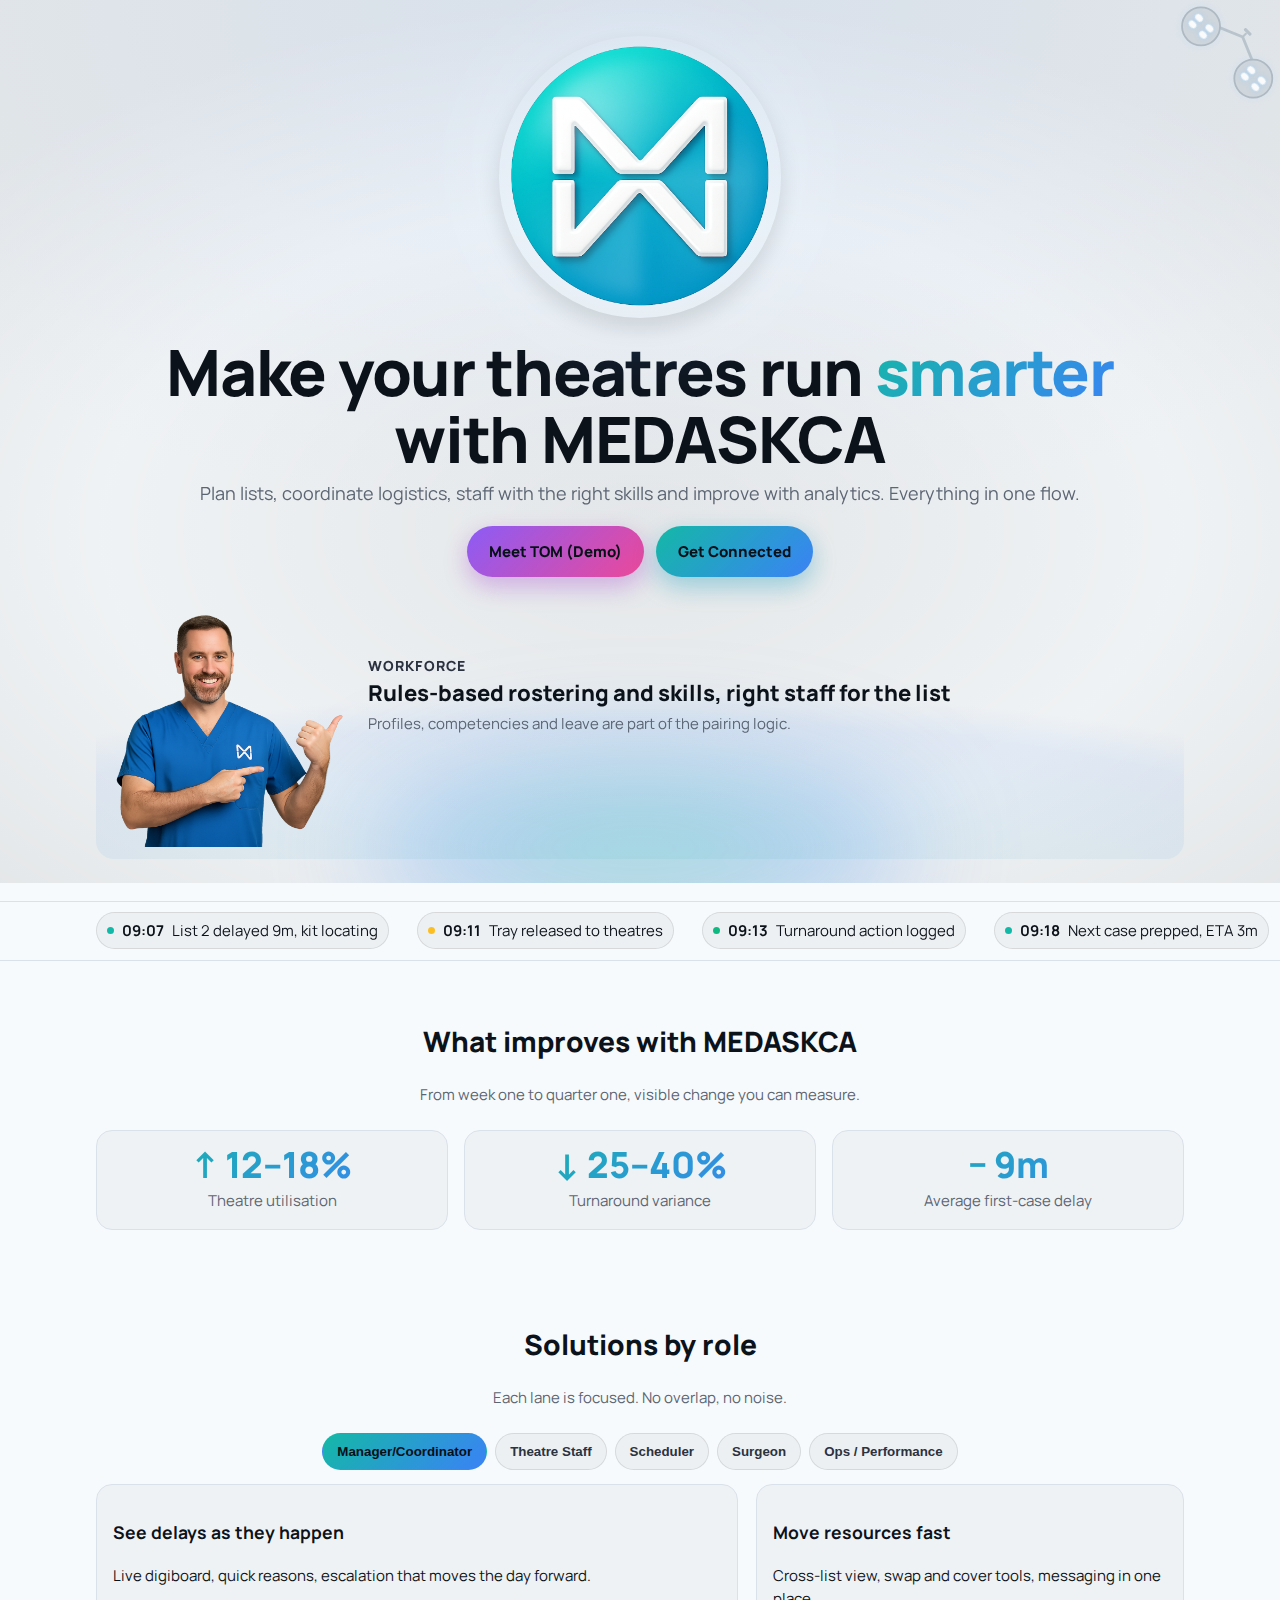
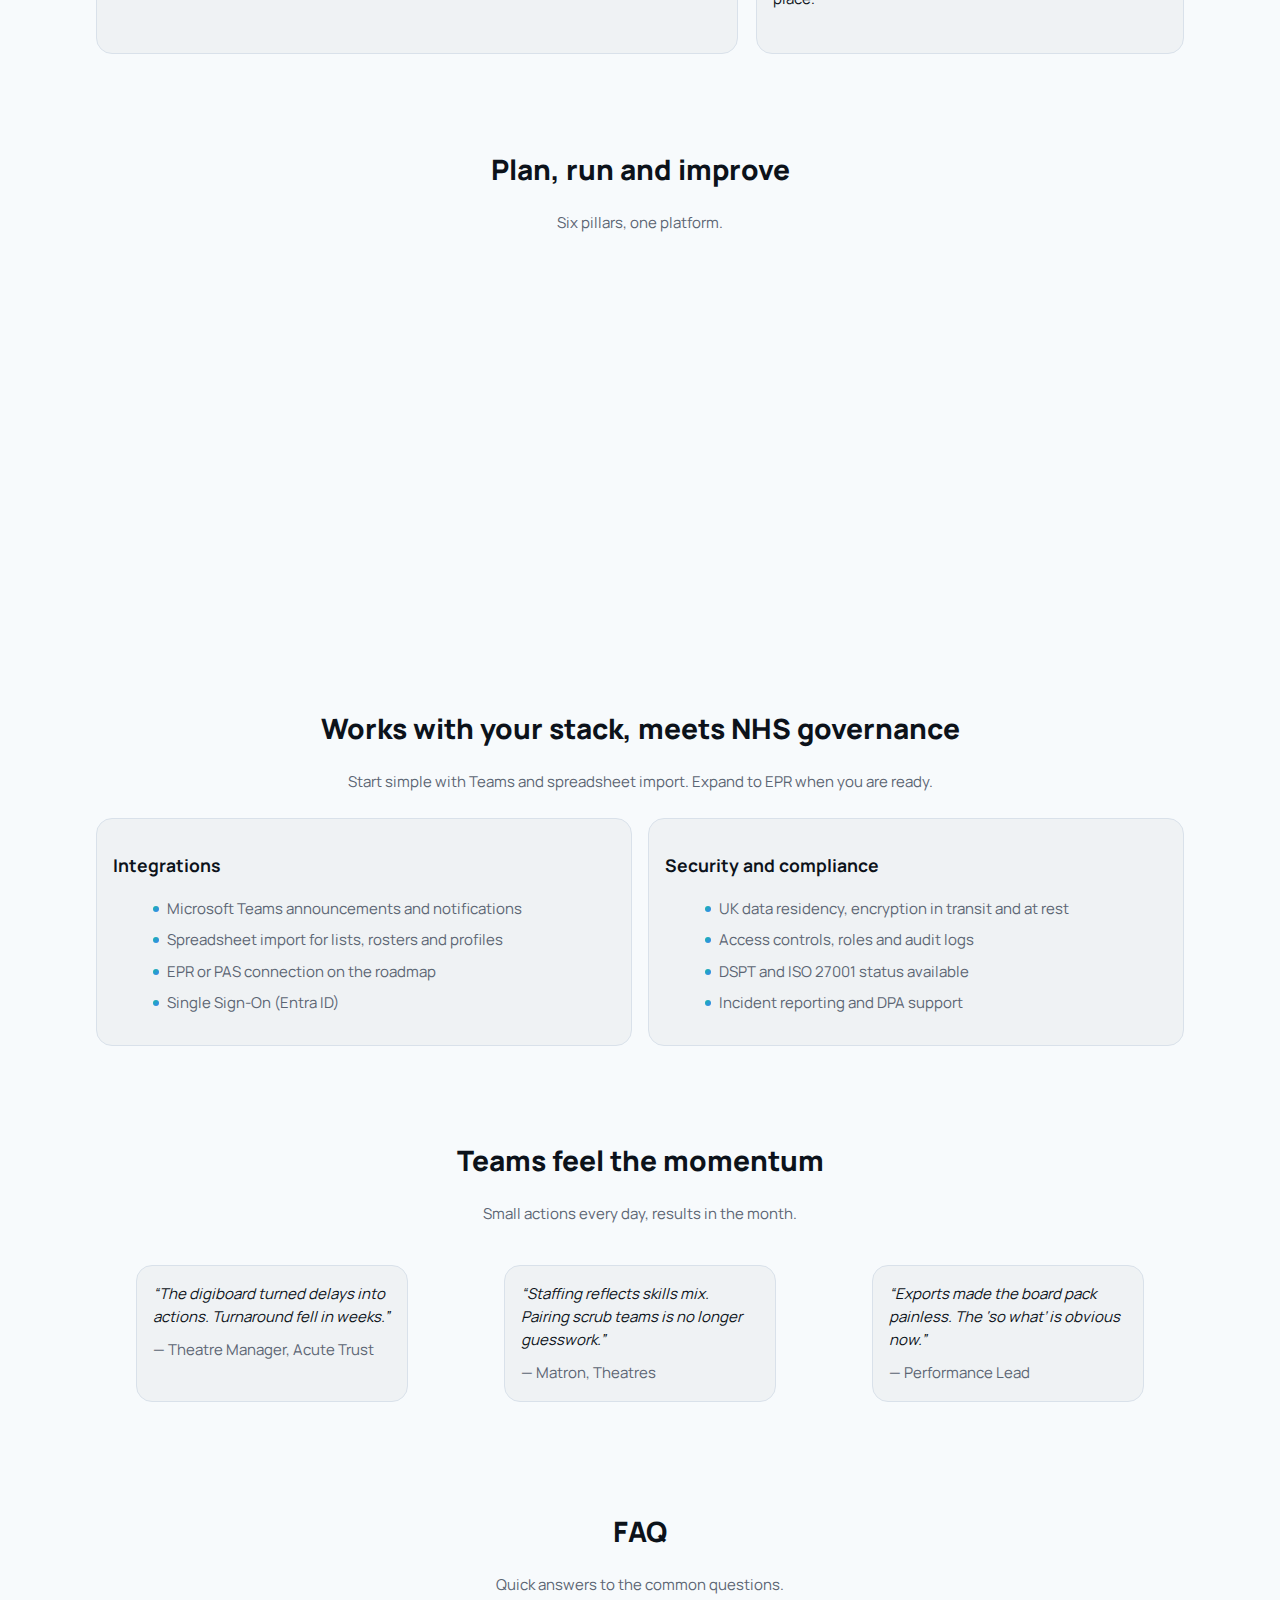
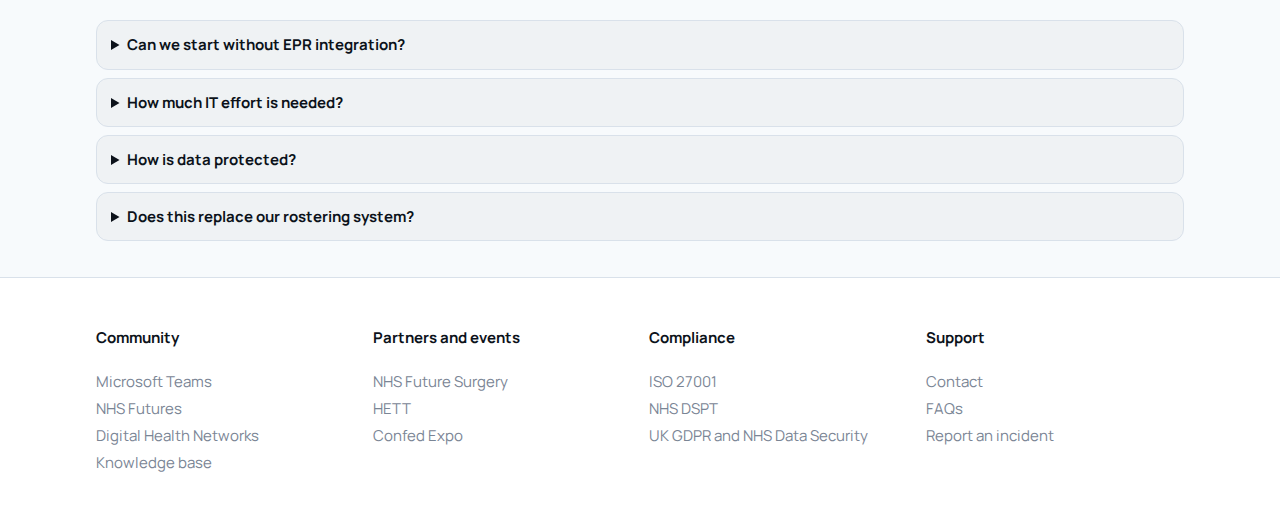
<file: index.html>
<!DOCTYPE html>
<html lang="en" data-theme="dark">
<head>
  <meta charset="utf-8" />
  <meta name="viewport" content="width=device-width, initial-scale=1, maximum-scale=1, user-scalable=no, viewport-fit=cover" />
  <meta name="color-scheme" content="light dark" />
  <title>MEDASKCA – Theatre Ops, Reimagined</title>

  <!-- Manrope font -->
  <link href="https://fonts.googleapis.com/css2?family=Manrope:wght@400;600;700;800&display=swap" rel="stylesheet">

  <style>
    :root{
      --bg:#0b0d10;
      --surface:#0e1116;
      --text:#eaf0f6;
      --muted:#b9c4d2;
      --muted-strong:#d7dee9;
      --line:#1e2430;
      --teal:#14b8a6;
      --blue:#3b82f6;
      --amber:#fbbf24;
      --green:#10b981;
      --card:rgba(255,255,255,.02);
      --shadow:0 14px 30px rgba(0,0,0,.45);
      --pill-bg:rgba(255,255,255,.06);
      --pill-border:rgba(255,255,255,.12);
      --gutter: 16px;
      --gutter-left: max(var(--gutter), env(safe-area-inset-left));
      --gutter-right:max(var(--gutter), env(safe-area-inset-right));
    }
    [data-theme="light"]{
      --bg:#f7fafc;
      --surface:#ffffff;
      --text:#0c121a;
      --muted:#5b6573;
      --muted-strong:#2b3240;
      --line:#d9e1ea;
      --card:rgba(0,0,0,.03);
      --shadow:0 10px 22px rgba(0,0,0,.12);
      --pill-bg:rgba(0,0,0,.04);
      --pill-border:rgba(0,0,0,.10);
    }

    *{ box-sizing:border-box }
    html, body{ height:100% }
    body{
      margin:0;
      background:var(--bg);
      color:var(--text);
      font:15px/1.55 'Manrope', system-ui, Segoe UI, Roboto, Arial, sans-serif;
      -webkit-text-size-adjust:100%;
      touch-action:manipulation;
      overscroll-behavior-y:none;
    }
    a{ color:inherit; text-decoration:none }
    img{ max-width:100%; height:auto; display:block }

    .wrap{
      max-width:1120px;
      margin-left:auto; margin-right:auto;
      padding-left: var(--gutter-left);
      padding-right: var(--gutter-right);
    }

    /* Surgical lights / theme toggle — pinned in same corner on all screens */
.theme-toggle{
  position: fixed;
  top: calc(55px + env(safe-area-inset-top));   /* keeps away from notches */
  right: calc(-45px + env(safe-area-inset-right)); /* negative = tuck further off edge */
  z-index: 60;
  width: 176px;
  height: 128px;
  display: grid;
  place-items: center;
  cursor: pointer;
  background: transparent;
  border: none;
  padding: 0;
}
.theme-toggle:focus-visible{ outline:2px solid var(--blue); outline-offset:4px; border-radius:16px }

/* Clockwise rotation + better pivot near top-right */
.theme-toggle svg{
  width: 100%;
  height: 100%;
  display: block;
  transform: rotate(45deg);
  transform-origin: 88% 12%;
}

/* Force same positioning on mobile (override earlier media rules) */
@media (max-width: 720px){
  .theme-toggle{
    top: calc(35px + env(safe-area-inset-top)) !important;
    right: calc(0px + env(safe-area-inset-right)) !important;
    width: 160px;
    height: 116px;
  }
}
@media (max-width: 480px){
  .theme-toggle{
    top: calc(40px + env(safe-area-inset-top)) !important;
    right: calc(-35px + env(safe-area-inset-right)) !important; /* tuck a bit more on tiny phones */
    width: 132px;
    height: 96px;
  }
}
/* OFF look (dark mode) — make the dots grey */
.theme-toggle .or-lens{
  fill: #9aa7b3 !important;   /* soft grey instead of black */
  filter: none !important;    /* no halo when off */
  opacity: .9;
}

/* ON look (light mode) — keep them bright with a halo */
[data-theme="light"] .theme-toggle .or-lens{
  fill: #ffffff !important;
  filter:
    drop-shadow(0 0 7px rgba(190,230,255,.85))
    drop-shadow(0 0 14px rgba(140,200,255,.55)) !important;
}
[data-theme="light"] .theme-toggle .or-glow{ opacity: .55 !important; }


    .hero{
      position:relative; min-height:620px; display:grid; place-items:center; text-align:center; isolation:isolate; overflow:hidden;
      background: radial-gradient(120% 100% at 50% 0%, #0c1219 0%, var(--bg) 60%, var(--bg) 100%);
      padding: 36px 0 24px;
    }
    [data-theme="light"] .hero{
      background: radial-gradient(120% 100% at 50% 0%, #eaf3ff 0%, var(--bg) 60%, var(--bg) 100%);
    }
    .hero__overlay{ position:absolute; inset:0; z-index:-1;
      background:radial-gradient(70% 60% at 50% 60%, rgba(0,0,0,.45) 0%, rgba(0,0,0,.12) 60%, rgba(0,0,0,.55) 100%);
    }
    [data-theme="light"] .hero__overlay{
      background:radial-gradient(70% 60% at 50% 60%, rgba(0,0,0,.08) 0%, rgba(0,0,0,.03) 60%, rgba(0,0,0,.08) 100%);
    }

    .logo-sphere{ position:relative; display:inline-grid; place-items:center; width:clamp(180px, 22vw, 300px); aspect-ratio:1/1 }
    .logo-sphere .logo-cinema{ position:relative; width:100%; height:100%; border-radius:50%; overflow:hidden; box-shadow:var(--shadow) }
    .logo-sphere .logo-cinema img{ width:100%; height:100%; object-fit:cover; display:block }
    .logo-sphere::before{
      content:""; position:absolute; inset:-22%; border-radius:50%;
      background:radial-gradient(55% 55% at 50% 50%, rgba(20,184,166,.65), rgba(59,130,246,.48) 60%, transparent 74%);
      filter:blur(40px); mix-blend-mode:screen; animation:glowPulse 3.4s ease-in-out infinite;
    }
    .logo-sphere::after{
      content:""; position:absolute; inset:8%; border-radius:50%;
      background:
        radial-gradient(60% 40% at 30% 20%, rgba(255,255,255,.30) 0%, rgba(255,255,255,0) 60%),
        conic-gradient(from 180deg at 50% 50%, rgba(255,255,255,.18), rgba(255,255,255,0) 25%, rgba(255,255,255,.22) 40%, rgba(255,255,255,0) 65%, rgba(255,255,255,.16) 75%, rgba(255,255,255,0) 100%);
      mix-blend-mode:screen; filter:blur(8px); animation:specRoll 8s linear infinite; pointer-events:none;
    }
    @keyframes glowPulse{0%,100%{transform:scale(1); opacity:.9; filter:blur(38px)} 50%{transform:scale(1.08); opacity:1; filter:blur(46px)}}
    @keyframes specRoll{0%{transform:rotate(0deg)} 100%{transform:rotate(360deg)}}

    .hero h1{ font:800 clamp(28px, 6vw, 64px)/1.05 'Manrope', system-ui, Segoe UI, Roboto, Arial, sans-serif; letter-spacing:-.02em; margin:14px 0 8px }
    .gradient-text{ background:linear-gradient(135deg,var(--teal),var(--blue)); -webkit-background-clip:text; background-clip:text; color:transparent }
    .hero p.lead{ max-width:920px; margin:8px auto 18px; color:var(--muted); font-size:clamp(14px,2.2vw,18px) }
    .cta{ display:inline-block; padding:14px 22px; border-radius:999px; font-weight:800; background:linear-gradient(135deg,var(--teal),var(--blue)); color:#061018;
          box-shadow:0 10px 24px rgba(20,184,166,.25), 0 8px 22px rgba(59,130,246,.18); transition:transform .15s ease, box-shadow .15s ease }
    .cta:hover{ transform:translateY(-2px); box-shadow:0 14px 28px rgba(20,184,166,.28), 0 12px 28px rgba(59,130,246,.22) }
    .hero__glow{ position:absolute; left:50%; bottom:-120px; width:880px; height:310px; transform:translateX(-50%);
      background:radial-gradient(50% 50% at 50% 50%, rgba(20,184,166,.35), rgba(59,130,246,.28) 55%, transparent 70%); filter:blur(52px); z-index:-1 }

    .callout{ margin-top:18px; display:flex; align-items:center; gap:18px; padding:12px 14px; border-radius:18px;
      background: radial-gradient(120% 120% at 50% 120%, rgba(20,184,166,.08), rgba(59,130,246,.08) 60%, transparent 70%) }
    .avatar-fixed{ width:240px; height:240px; flex:0 0 240px; background:transparent }
    .avatar-fixed img{ width:100%; height:100%; object-fit:contain; display:block; background:transparent }
    .slides{ position:relative; min-height:145px; flex:1; text-align:left }
    .slide{ position:absolute; inset:0; opacity:0; transform:translateY(10px); transition:opacity .45s ease, transform .45s ease }
    .slide.is-on{ opacity:1; transform:translateY(0) }
    .slide .kicker{ font-weight:800; font-size:14px; letter-spacing:.08em; text-transform:uppercase; color:var(--muted-strong) }
    .slide h3{ margin:4px 0 6px; font:800 22px/1.15 'Manrope', system-ui, Segoe UI, Roboto, Arial, sans-serif }
    .slide p{ margin:0; color:var(--muted) }

    .liveops{ margin:18px auto 2px; padding:10px 0; border-top:1px solid var(--line); border-bottom:1px solid var(--line); overflow:hidden }
    .ticker{ display:flex; gap:28px; white-space:nowrap; will-change:transform; animation:ticker 22s linear infinite }
    .tick{ display:inline-flex; align-items:center; gap:8px; padding:6px 10px; border-radius:999px; background:var(--pill-bg); border:1px solid var(--pill-border) }
    .dot{ width:7px; height:7px; border-radius:50%; background:var(--teal) }
    .tick .time{ font-weight:700 }
    @keyframes ticker{ 0%{transform:translateX(0)} 100%{transform:translateX(-50%)} }
    .liveops:hover .ticker{ animation-play-state:paused }

    section{ padding:36px 0 }

    .section-head{ text-align:center; margin:0 0 24px }
    .section-head h2{ font:800 28px 'Manrope', system-ui, Segoe UI, Roboto, Arial, sans-serif }
    .section-head p{ color:var(--muted) }

    .stats{ display:grid; grid-template-columns:repeat(3,1fr); gap:16px }
    .stat{ background:var(--card); border:1px solid var(--line); border-radius:16px; padding:16px; text-align:center }
    .stat strong{ display:block; font:800 36px/1 'Manrope', system-ui, Segoe UI, Roboto, Arial, sans-serif; margin-bottom:6px; background:linear-gradient(135deg,var(--teal),var(--blue)); -webkit-background-clip:text; background-clip:text; color:transparent }
    .stat span{ color:var(--muted) }

    .tabs{ display:flex; gap:8px; flex-wrap:wrap; justify-content:center; margin-bottom:14px }
    .tab{
      padding:10px 14px; border:1px solid var(--pill-border); background:var(--pill-bg);
      border-radius:999px; cursor:pointer; font-weight:700; color:var(--muted-strong);
      transition:filter .15s ease, transform .15s ease;
    }
    .tab:hover{ filter:brightness(1.08) }
    .tab[aria-selected="true"]{ background:linear-gradient(135deg,var(--teal),var(--blue)); color:#061018; border-color:transparent }

    /* REAL FIX: panels contribute to layout height */
    .panels{ position:relative }
    .panel{ position:static; display:none; opacity:0; transform:translateY(8px); transition:opacity .35s ease, transform .35s ease }
    .panel.is-on{ display:block; opacity:1; transform:translateY(0) }
    .panel .grid{ display:grid; grid-template-columns:1.2fr .8fr; gap:18px }

    .grid{ display:grid; grid-template-columns:repeat(3,1fr); gap:16px }
    .card{ background:var(--card); border:1px solid var(--line); border-radius:16px; padding:16px; min-height:170px; transform:translateY(16px); opacity:0; transition:transform .45s ease, opacity .45s ease, border-color .2s ease }
    .card:hover{ border-color:#2b3342 }
    .card.in{ transform:translateY(0); opacity:1 }

    .two{ display:grid; grid-template-columns:1fr 1fr; gap:16px }
    .list{ display:grid; gap:8px }
    .list li{ list-style:none; padding-left:14px; position:relative; color:var(--muted) }
    .list li::before{ content:""; position:absolute; left:0; top:.6em; width:6px; height:6px; border-radius:50%; background:linear-gradient(135deg,var(--teal),var(--blue)) }

    .quotes{ display:grid; grid-template-columns:repeat(3,1fr); gap:16px }
    .quote{ background:var(--card); border:1px solid var(--line); border-radius:16px; padding:16px; font-style:italic }
    .quote footer{ margin-top:10px; font-style:normal; color:var(--muted) }

    details{ background:var(--card); border:1px solid var(--line); border-radius:12px; padding:12px 14px }
    details+details{ margin-top:8px }
    summary{ cursor:pointer; font-weight:700 }

    .footer{ background:var(--surface); border-top:1px solid var(--line); padding:28px 0 }
    .footer-grid{ display:grid; grid-template-columns:repeat(auto-fit,minmax(200px,1fr)); gap:18px }
    .footer a{ display:block; margin:4px 0; color:#7a8595 }
    .footer a:hover{ color:var(--text) }

    @media (max-width: 900px){
      .panel .grid{ grid-template-columns:1fr }
      .quotes{ grid-template-columns:1fr 1fr }
      .stats{ grid-template-columns:1fr 1fr }
    }
    @media (max-width: 720px){
      :root{ --gutter: 14px }
      .theme-toggle{ width:152px; height:110px; top:12px; right:12px }
      .hero{ min-height:560px; padding:28px 0 16px }
      .logo-sphere{ width:clamp(160px, 28vw, 230px) }
      .callout{ gap:14px }
      .avatar-fixed{ width:200px; height:200px; flex:0 0 200px }
      .quotes{ grid-template-columns:1fr }
    }
    @media (max-width: 480px){
      :root{ --gutter: 12px }
      .theme-toggle{ width:136px; height:98px; top:10px; right:10px }
      .hero{ min-height:520px; padding:24px 0 14px }
      .hero__glow{ opacity:.35; filter:blur(36px); width:88vw; height:24vh }
      .logo-sphere{ width:clamp(150px, 42vw, 210px) }
      /* Previous mobile layout set column and made avatar 150px */
      .callout{ flex-direction:column; align-items:flex-start }
      .avatar-fixed{ width:150px; height:150px; flex:0 0 auto }
      .grid, .stats{ grid-template-columns:1fr }
      .two{ grid-template-columns:1fr }
      .cta{ padding:12px 18px }
    }

    /* ---------------------------
       MOBILE OVERRIDES (phones)
       - Keep callout side-by-side
       - Shrink avatar
       - Nudge text up
       - Prevent clipping by hero
    ----------------------------*/
    @media (max-width: 480px){
      /* keep callout horizontal */
      .callout{
        flex-direction: row !important;
        align-items: center !important;
        gap: 12px !important;
      }
      /* smaller avatar */
      .avatar-fixed{
        width: 112px !important;
        height: 112px !important;
        flex: 0 0 112px !important;
      }
      /* move copy up a touch and guarantee enough height */
      .slides{
        position: relative;
        top: -8px !important;
        min-height: 150px !important; /* prevents cut text */
        display: flex;
        align-items: center;
      }
      .slide h3{ font-size: 18px; margin-top: 0 }
      .slide p{ font-size: 14px }

      /* stop the hero from clipping the callout */
      .hero{
        overflow: visible !important;
        padding-bottom: 20px; /* little breathing room */
      }
    }

    @media (prefers-reduced-motion: reduce){
      .logo-sphere::before, .logo-sphere::after, .ticker{ animation:none !important }
      .slide, .panel{ transition:none }
    }
  </style>
</head>

<body>
  <!-- Toggle -->
  <button class="theme-toggle" id="themeBtn" aria-label="Switch theme" aria-pressed="false" title="Toggle theme">
    <svg viewBox="0 0 1000 560" xmlns="http://www.w3.org/2000/svg" aria-hidden="true">
      <g transform="translate(500,84)">
        <rect x="-26" y="-18" width="52" height="18" rx="6" fill="#b8c3cb"/>
        <rect x="-6"  y="0"   width="12" height="34" rx="6" fill="#b8c3cb"/>
        <path d="M-6,34 L-210,120" stroke="#b8c3cb" stroke-width="16" stroke-linecap="round"/>
        <path d="M 6,34 L 210,120" stroke="#b8c3cb" stroke-width="16" stroke-linecap="round"/>
      </g>
      <g transform="translate(290,240)">
        <circle class="or-glow" r="118" fill="rgba(160,210,255,.28)" style="filter:blur(18px)"/>
        <circle r="108" fill="#cfd6dc" stroke="#aeb9c2" stroke-width="10"/>
        <ellipse class="or-lens" cx="-42" cy="-26" rx="24" ry="18"/>
        <ellipse class="or-lens" cx=" 42" cy="-26" rx="24" ry="18"/>
        <ellipse class="or-lens" cx="-42" cy=" 26" rx="24" ry="18"/>
        <ellipse class="or-lens" cx=" 42" cy=" 26" rx="24" ry="18"/>
      </g>
      <g transform="translate(710,240)">
        <circle class="or-glow" r="118" fill="rgba(160,210,255,.28)" style="filter:blur(18px)"/>
        <circle r="108" fill="#cfd6dc" stroke="#aeb9c2" stroke-width="10"/>
        <ellipse class="or-lens" cx="-42" cy="-26" rx="24" ry="18"/>
        <ellipse class="or-lens" cx=" 42" cy="-26" rx="24" ry="18"/>
        <ellipse class="or-lens" cx="-42" cy=" 26" rx="24" ry="18"/>
        <ellipse class="or-lens" cx=" 42" cy=" 26" rx="24" ry="18"/>
      </g>
    </svg>
  </button>

  <!-- HERO -->
  <section class="hero" id="home" aria-label="Hero">
    <div class="hero__overlay"></div>
    <div class="wrap">
      <div class="logo-sphere" aria-hidden="true">
        <div class="logo-cinema"><img src="logo-medaskca.png" alt="MEDASKCA logo"></div>
      </div>

      <h1>Make your theatres run <span class="gradient-text">smarter</span> with MEDASKCA</h1>
      <p class="lead">Plan lists, coordinate logistics, staff with the right skills and improve with analytics. Everything in one flow.</p>
      <div style="display: flex; gap: 12px; justify-content: center; flex-wrap: wrap; margin-top: 18px;">
        <a class="cta" href="https://tombymedaskca.vercel.app" target="_blank" rel="noopener" style="background:linear-gradient(135deg,#8b5cf6,#ec4899); box-shadow:0 10px 24px rgba(139,92,246,.25), 0 8px 22px rgba(236,72,153,.18)">Meet TOM (Demo)</a>
        <a class="cta" href="/register" style="background: linear-gradient(135deg,var(--teal),var(--blue));">Get Connected</a>
      </div>

      <div class="callout" aria-label="Key benefits">
        <div class="avatar-fixed">
          <img src="avatar1.png" alt="Theatre professional in scrubs pointing right">
        </div>
        <div class="slides" id="text-rotator">
          <article class="slide is-on">
            <div class="kicker">Workforce</div>
            <h3>Rules-based rostering and skills, right staff for the list</h3>
            <p>Profiles, competencies and leave are part of the pairing logic.</p>
          </article>
          <article class="slide">
            <div class="kicker">Services</div>
            <h3>Live digiboard and delay capture, turnaround you can act on</h3>
            <p>Procedure cards and quick capture drive same-day improvements.</p>
          </article>
          <article class="slide">
            <div class="kicker">Logistics</div>
            <h3>Trays, implants and consumables, no missing kit</h3>
            <p>Requests, trackers and inventory in one place so cases start on time.</p>
          </article>
          <article class="slide">
            <div class="kicker">Education</div>
            <h3>Training and appraisals, evidence ready</h3>
            <p>Attendance, mentorship and sign-off recorded with rotations.</p>
          </article>
          <article class="slide">
            <div class="kicker">Communication</div>
            <h3>Announcements and Teams, everyone in sync</h3>
            <p>Send the right update to the right people without context switching.</p>
          </article>
          <article class="slide">
            <div class="kicker">Improvement</div>
            <h3>Analytics and exports, go from audit to action</h3>
            <p>Publish metrics you can defend, then close the loop with owners.</p>
          </article>
        </div>
      </div>
    </div>
    <div class="hero__glow" aria-hidden="true"></div>
  </section>

  <!-- Live Ops ticker -->
  <div class="liveops" aria-label="Live operations updates">
    <div class="wrap">
      <div class="ticker" aria-hidden="true">
        <div class="tick"><span class="dot"></span><span class="time">09:07</span> List 2 delayed 9m, kit locating</div>
        <div class="tick"><span class="dot" style="background:var(--amber)"></span><span class="time">09:11</span> Tray released to theatres</div>
        <div class="tick"><span class="dot" style="background:var(--green)"></span><span class="time">09:13</span> Turnaround action logged</div>
        <div class="tick"><span class="dot"></span><span class="time">09:18</span> Next case prepped, ETA 3m</div>

        <div class="tick"><span class="dot"></span><span class="time">09:07</span> List 2 delayed 9m, kit locating</div>
        <div class="tick"><span class="dot" style="background:var(--amber)"></span><span class="time">09:11</span> Tray released to theatres</div>
        <div class="tick"><span class="dot" style="background:var(--green)"></span><span class="time">09:13</span> Turnaround action logged</div>
        <div class="tick"><span class="dot"></span><span class="time">09:18</span> Next case prepped, ETA 3m</div>
      </div>
    </div>
  </div>

  <!-- Outcomes -->
  <section class="wrap" id="outcomes" aria-label="Outcomes">
    <div class="section-head">
      <h2>What improves with MEDASKCA</h2>
      <p>From week one to quarter one, visible change you can measure.</p>
    </div>
    <div class="stats">
      <div class="stat"><strong>↑ 12–18%</strong><span>Theatre utilisation</span></div>
      <div class="stat"><strong>↓ 25–40%</strong><span>Turnaround variance</span></div>
      <div class="stat"><strong>− 9m</strong><span>Average first-case delay</span></div>
    </div>
  </section>

  <!-- Solutions by role -->
  <section class="wrap" id="solutions" aria-label="Solutions">
    <div class="section-head">
      <h2>Solutions by role</h2>
      <p>Each lane is focused. No overlap, no noise.</p>
    </div>

    <div class="tabs" role="tablist" aria-label="Role navigation">
      <button class="tab" role="tab" aria-selected="true" aria-controls="p1" id="t1">Manager/Coordinator</button>
      <button class="tab" role="tab" aria-selected="false" aria-controls="p2" id="t2">Theatre Staff</button>
      <button class="tab" role="tab" aria-selected="false" aria-controls="p3" id="t3">Scheduler</button>
      <button class="tab" role="tab" aria-selected="false" aria-controls="p4" id="t4">Surgeon</button>
      <button class="tab" role="tab" aria-selected="false" aria-controls="p5" id="t5">Ops / Performance</button>
    </div>

    <div class="panels">
      <div class="panel is-on" id="p1" role="tabpanel" aria-labelledby="t1">
        <div class="grid">
          <div class="card in"><h3>See delays as they happen</h3><p>Live digiboard, quick reasons, escalation that moves the day forward.</p></div>
          <div class="card in"><h3>Move resources fast</h3><p>Cross-list view, swap and cover tools, messaging in one place.</p></div>
        </div>
      </div>
      <div class="panel" id="p2" role="tabpanel" aria-labelledby="t2">
        <div class="grid">
          <div class="card in"><h3>Skills and banding aware</h3><p>Profiles, competencies and leave connect to rostering decisions.</p></div>
          <div class="card in"><h3>Training and supervision</h3><p>Mentorship and appraisals recorded with rotations.</p></div>
        </div>
      </div>
      <div class="panel" id="p3" role="tabpanel" aria-labelledby="t3">
        <div class="grid">
          <div class="card in"><h3>Procedure cards and directory</h3><p>Standard set-up reduces avoidable delays.</p></div>
          <div class="card in"><h3>Conflicts and substitutions</h3><p>Find clashes and make safe changes with an audit trail.</p></div>
        </div>
      </div>
      <div class="panel" id="p4" role="tabpanel" aria-labelledby="t4">
        <div class="grid">
          <div class="card in"><h3>On-mobile theatre comms</h3><p>Know when to head down and share updates instantly.</p></div>
          <div class="card in"><h3>Clinic to theatre</h3><p>Request kit and implants, see readiness at a glance.</p></div>
        </div>
      </div>
      <div class="panel" id="p5" role="tabpanel" aria-labelledby="t5">
        <div class="grid">
          <div class="card in"><h3>Operational analytics</h3><p>Turnaround, delays, utilisation and exports for boards.</p></div>
          <div class="card in"><h3>From audit to action</h3><p>Notes, owners and due dates live in the workflow.</p></div>
        </div>
      </div>
    </div>
  </section>

  <!-- Six pillars -->
  <section class="wrap" id="features" aria-label="Features">
    <div class="section-head">
      <h2>Plan, run and improve</h2>
      <p>Six pillars, one platform.</p>
    </div>
    <div class="grid">
      <article class="card"><h3>Workforce</h3><p>Skills-aware rostering, profiles and leave. Pair scrub teams without duplicates.</p></article>
      <article class="card"><h3>Services</h3><p>Digiboard, procedure cards and real-time logging for faster days.</p></article>
      <article class="card"><h3>Logistics</h3><p>Requests and trackers with inventory, trays, implants and devices.</p></article>
      <article class="card"><h3>Education</h3><p>Training dates, attendance, mentorship and appraisals in one place.</p></article>
      <article class="card"><h3>Communication</h3><p>Announcements and Teams integration so updates reach the right people.</p></article>
      <article class="card"><h3>Improvement</h3><p>Analytics, exports and integrations that turn data into action.</p></article>
    </div>
  </section>

  <!-- Integrations & Security -->
  <section class="wrap" id="trust" aria-label="Integrations and security">
    <div class="section-head">
      <h2>Works with your stack, meets NHS governance</h2>
      <p>Start simple with Teams and spreadsheet import. Expand to EPR when you are ready.</p>
    </div>
    <div class="two">
      <div class="card in">
        <h3>Integrations</h3>
        <ul class="list">
          <li>Microsoft Teams announcements and notifications</li>
          <li>Spreadsheet import for lists, rosters and profiles</li>
          <li>EPR or PAS connection on the roadmap</li>
          <li>Single Sign-On (Entra ID)</li>
        </ul>
      </div>
      <div class="card in">
        <h3>Security and compliance</h3>
        <ul class="list">
          <li>UK data residency, encryption in transit and at rest</li>
          <li>Access controls, roles and audit logs</li>
          <li>DSPT and ISO 27001 status available</li>
          <li>Incident reporting and DPA support</li>
        </ul>
      </div>
    </div>
  </section>

  <!-- Testimonials -->
  <section class="wrap" id="stories" aria-label="Testimonials">
    <div class="section-head">
      <h2>Teams feel the momentum</h2>
      <p>Small actions every day, results in the month.</p>
    </div>
    <div class="quotes">
      <blockquote class="quote">“The digiboard turned delays into actions. Turnaround fell in weeks.”
        <footer>— Theatre Manager, Acute Trust</footer>
      </blockquote>
      <blockquote class="quote">“Staffing reflects skills mix. Pairing scrub teams is no longer guesswork.”
        <footer>— Matron, Theatres</footer>
      </blockquote>
      <blockquote class="quote">“Exports made the board pack painless. The ‘so what’ is obvious now.”
        <footer>— Performance Lead</footer>
      </blockquote>
    </div>
  </section>

  <!-- FAQ -->
  <section class="wrap" id="faq" aria-label="Frequently asked questions">
    <div class="section-head">
      <h2>FAQ</h2>
      <p>Quick answers to the common questions.</p>
    </div>
  <details><summary>Can we start without EPR integration?</summary><p>Yes. Begin with Teams and spreadsheet import to prove value. Connect to EPR or PAS later.</p></details>
  <details><summary>How much IT effort is needed?</summary><p>Minimal to start: SSO and Teams. Deeper integrations can follow.</p></details>
  <details><summary>How is data protected?</summary><p>UK residency, encryption in transit and at rest, access controls and audit logs. DSPT and ISO 27001 status available.</p></details>
  <details><summary>Does this replace our rostering system?</summary><p>No. MEDASKCA layers workflows and insights on top of your core systems.</p></details>
  </section>

  <!-- Footer -->
  <footer class="footer" id="contact" aria-label="Footer">
    <div class="wrap footer-grid">
      <div>
        <h4>Community</h4>
        <a href="#">Microsoft Teams</a>
        <a href="#">NHS Futures</a>
        <a href="#">Digital Health Networks</a>
        <a href="#">Knowledge base</a>
      </div>
      <div>
        <h4>Partners and events</h4>
        <a href="#">NHS Future Surgery</a>
        <a href="#">HETT</a>
        <a href="#">Confed Expo</a>
      </div>
      <div>
        <h4>Compliance</h4>
        <a href="#">ISO 27001</a>
        <a href="#">NHS DSPT</a>
        <a href="#">UK GDPR and NHS Data Security</a>
      </div>
      <div>
        <h4>Support</h4>
        <a href="#">Contact</a>
        <a href="#">FAQs</a>
        <a href="#">Report an incident</a>
      </div>
    </div>
  </footer>

  <script>
    ['gesturestart','gesturechange','gestureend'].forEach(evt=>{
      window.addEventListener(evt, e=>e.preventDefault(), {passive:false});
    });

    (function(){
      const slides = Array.from(document.querySelectorAll('#text-rotator .slide'));
      let i = 0;
      function next(){
        slides[i].classList.remove('is-on');
        i = (i + 1) % slides.length;
        slides[i].classList.add('is-on');
      }
      slides[0].classList.add('is-on');
      setInterval(next, 3400);
    })();

    (function(){
      const tabs = [...document.querySelectorAll('.tab')];
      const panels = [...document.querySelectorAll('.panel')];
      function setActive(idx){
        tabs.forEach((t,i)=>{ t.setAttribute('aria-selected', i===idx); t.tabIndex = i===idx? 0 : -1; });
        panels.forEach((p,i)=>p.classList.toggle('is-on', i===idx));
      }
      tabs.forEach((t,i)=> t.addEventListener('click', ()=> setActive(i)));
      tabs.forEach((t,i)=> t.addEventListener('keydown', e=>{
        if(e.key==='ArrowRight'){ e.preventDefault(); setActive((i+1)%tabs.length); }
        if(e.key==='ArrowLeft'){ e.preventDefault(); setActive((i+tabs.length-1)%tabs.length); }
      }));
    })();

    (function(){
      const cards = document.querySelectorAll('.card');
      const obs = new IntersectionObserver((entries)=>{
        entries.forEach(e=>{
          if(e.isIntersecting){
            const i = [...cards].indexOf(e.target);
            e.target.style.transitionDelay = (i % 3) * 80 + 'ms';
            e.target.classList.add('in');
            obs.unobserve(e.target);
          }
        });
      }, { threshold:.25 });
      cards.forEach(c=>obs.observe(c));
    })();

    (function(){
      const btn = document.getElementById('themeBtn');
      const key = 'medaskca-theme';
      const saved = localStorage.getItem(key);
      if(saved){ document.documentElement.setAttribute('data-theme', saved); }
      else if(window.matchMedia && window.matchMedia('(prefers-color-scheme: light)').matches){
        document.documentElement.setAttribute('data-theme','light');
      } else {
        document.documentElement.setAttribute('data-theme','dark');
      }
      updateBtn();

      btn.addEventListener('click', ()=>{
        const isLight = document.documentElement.getAttribute('data-theme') === 'light';
        const next = isLight ? 'dark' : 'light';
        document.documentElement.setAttribute('data-theme', next);
        localStorage.setItem(key, next);
        updateBtn();
      });

      function updateBtn(){
        const isLight = document.documentElement.getAttribute('data-theme') === 'light';
        btn.setAttribute('aria-pressed', String(isLight));
        btn.setAttribute('aria-label', isLight ? 'Switch to dark theme' : 'Switch to light theme');
        btn.title = isLight ? 'Dark mode' : 'Light mode';
      }
    })();
  </script>
</body>
</html>
</file>
